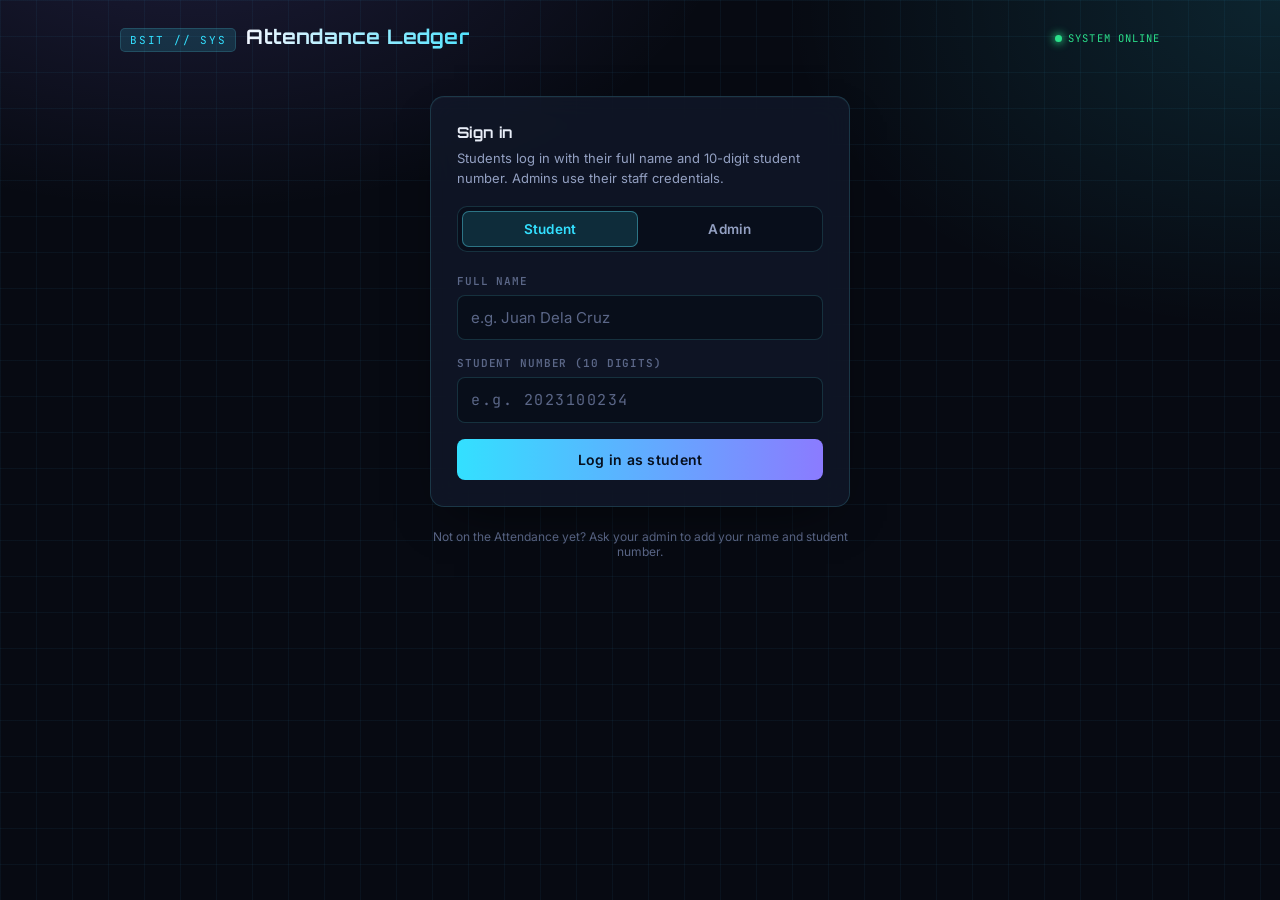
<file: index.html>
<!DOCTYPE html>
<html lang="en">
<head>
<meta charset="UTF-8" />
<meta name="viewport" content="width=device-width, initial-scale=1.0" />
<title>BSIT Attendance Ledger</title>
<link rel="stylesheet" href="style.css" />
</head>
<body>

<div class="topbar">
  <div class="brand">
    <span class="eyebrow">BSIT // SYS</span>
    <h1>Attendance Ledger</h1>
  </div>
  <span class="status-dot">System online</span>
</div>

<div class="shell" style="max-width:460px; padding-top:20px;">
  <div class="card">
    <h2>Sign in</h2>
    <p class="hint">Students log in with their full name and 10-digit student number. Admins use their staff credentials.</p>

    <div class="tabs">
      <button class="tab-btn active" data-tab="student">Student</button>
      <button class="tab-btn" data-tab="admin">Admin</button>
    </div>

    <div class="error-msg" id="errorMsg"></div>

    <!-- Student login -->
    <div class="tab-panel active" id="panel-student">
      <form id="studentForm">
        <label for="sName">Full name</label>
        <input type="text" id="sName" placeholder="e.g. Juan Dela Cruz" autocomplete="name" required />

        <label for="sNumber">Student number (10 digits)</label>
        <input type="tel" id="sNumber" class="mono-input" placeholder="e.g. 2023100234" maxlength="10" inputmode="numeric" required />

        <button type="submit" class="btn block">Log in as student</button>
      </form>
    </div>

    <!-- Admin login -->
    <div class="tab-panel" id="panel-admin">
      <form id="adminForm">
        <label for="aUser">Username</label>
        <input type="text" id="aUser" autocomplete="username" required />

        <label for="aPass">Password</label>
        <input type="password" id="aPass" autocomplete="current-password" required />

        <button type="submit" class="btn block">Log in as admin</button>
      </form>
    </div>
  </div>
  <p class="foot-note">Not on the Attendance yet? Ask your admin to add your name and student number.</p>
</div>

<script src="api.js"></script>
<script src="login.js"></script>
</body>
</html>
</file>
<file: style.css>
/* =========================================================
   BSIT Attendance Ledger — "Modern Technology" theme
   Concept: a HUD-style ops console for taking roll call.
   Dark canvas with a faint circuit/grid backdrop, glassy
   panels, glowing cyan/violet accents. Numbers (student IDs,
   codes, timestamps) render in a mono face like a terminal
   readout — the daily code is the centerpiece "live signal 
   Codes are built by Noriel 
   ========================================================= */

@import url('https://fonts.googleapis.com/css2?family=Orbitron:wght@600;700;800&family=Inter:wght@400;500;600;700&family=JetBrains+Mono:wght@500;600;700&display=swap');

:root {
  --bg: #070a12;
  --bg-grid: rgba(56, 189, 248, 0.055);
  --panel: rgba(19, 26, 43, 0.72);
  --panel-solid: #131a2b;
  --panel-border: rgba(94, 234, 255, 0.16);
  --panel-border-strong: rgba(94, 234, 255, 0.38);
  --text: #e8edf7;
  --text-soft: #93a0c2;
  --text-dim: #5b6788;

  --cyan: #33e0ff;
  --cyan-soft: rgba(51, 224, 255, 0.14);
  --violet: #8b7bff;
  --violet-soft: rgba(139, 123, 255, 0.16);

  --present: #2be08a;
  --present-bg: rgba(43, 224, 138, 0.12);
  --present-line: rgba(43, 224, 138, 0.4);

  --absent: #ff4d6d;
  --absent-bg: rgba(255, 77, 109, 0.12);
  --absent-line: rgba(255, 77, 109, 0.4);

  --nosession: #6b7594;
  --nosession-bg: rgba(107, 117, 148, 0.14);

  --amber: #ffb020;
  --amber-bg: rgba(255, 176, 32, 0.12);

  --radius: 14px;
  --shadow: 0 1px 0 rgba(255,255,255,0.03) inset, 0 20px 50px -24px rgba(0,0,0,0.7);
  --glow-cyan: 0 0 0 1px var(--panel-border-strong), 0 0 24px -4px rgba(51, 224, 255, 0.35);
  font-size: 16px;
}

* { box-sizing: border-box; }

html, body {
  margin: 0;
  padding: 0;
  background: var(--bg);
  color: var(--text);
  font-family: 'Inter', system-ui, sans-serif;
  -webkit-font-smoothing: antialiased;
}

body {
  min-height: 100vh;
  background-image:
    linear-gradient(var(--bg-grid) 1px, transparent 1px),
    linear-gradient(90deg, var(--bg-grid) 1px, transparent 1px),
    radial-gradient(ellipse 900px 500px at 15% -10%, rgba(139, 123, 255, 0.16), transparent 60%),
    radial-gradient(ellipse 900px 600px at 100% 0%, rgba(51, 224, 255, 0.12), transparent 55%);
  background-size: 36px 36px, 36px 36px, auto, auto;
  background-attachment: fixed;
}

h1, h2, h3 {
  font-family: 'Orbitron', system-ui, sans-serif;
  font-weight: 700;
  letter-spacing: 0.01em;
  margin: 0;
  color: var(--text);
}

.mono, .student-number, .code-digits, .date-tag, td.num {
  font-family: 'JetBrains Mono', ui-monospace, monospace;
}

a { color: var(--cyan); }

button { font-family: inherit; cursor: pointer; }

::selection { background: var(--cyan-soft); color: var(--text); }

/* ---------- layout shell ---------- */

.shell {
  max-width: 1080px;
  margin: 0 auto;
  padding: 0 20px 64px;
}

.topbar {
  display: flex;
  align-items: center;
  justify-content: space-between;
  gap: 12px;
  padding: 24px 20px;
  max-width: 1080px;
  margin: 0 auto;
}

.brand {
  display: flex;
  align-items: baseline;
  gap: 10px;
}

.brand .eyebrow {
  font-family: 'JetBrains Mono', monospace;
  font-size: 11px;
  letter-spacing: 0.16em;
  text-transform: uppercase;
  color: var(--cyan);
  background: var(--cyan-soft);
  border: 1px solid var(--panel-border);
  padding: 4px 9px;
  border-radius: 5px;
}

.brand h1 {
  font-size: 20px;
  background: linear-gradient(90deg, #f2f6ff 0%, var(--cyan) 120%);
  -webkit-background-clip: text;
  background-clip: text;
  color: transparent;
}

.topbar .who {
  font-size: 13px;
  color: var(--text-soft);
  display: flex;
  align-items: center;
  gap: 12px;
}

.status-dot {
  display: inline-flex;
  align-items: center;
  gap: 6px;
  font-family: 'JetBrains Mono', monospace;
  font-size: 10.5px;
  letter-spacing: 0.1em;
  text-transform: uppercase;
  color: var(--present);
}
.status-dot::before {
  content: "";
  width: 7px; height: 7px;
  border-radius: 50%;
  background: var(--present);
  box-shadow: 0 0 8px 1px var(--present);
  animation: pulse-dot 1.8s ease-in-out infinite;
}
@keyframes pulse-dot {
  0%, 100% { opacity: 1; }
  50% { opacity: 0.35; }
}

.logout-btn {
  border: 1px solid var(--panel-border);
  background: rgba(255,255,255,0.02);
  color: var(--text-soft);
  padding: 7px 12px;
  border-radius: 7px;
  font-size: 13px;
  font-weight: 500;
}
.logout-btn:hover { border-color: var(--absent-line); color: var(--absent); }

/* ---------- card (glass panel) ---------- */

.card {
  background: var(--panel);
  backdrop-filter: blur(14px);
  -webkit-backdrop-filter: blur(14px);
  border: 1px solid var(--panel-border);
  border-radius: var(--radius);
  box-shadow: var(--shadow);
  padding: 26px;
  margin-bottom: 22px;
  position: relative;
}

.card h2 {
  font-size: 15px;
  margin-bottom: 4px;
  letter-spacing: 0.02em;
}

.card .hint {
  font-size: 13px;
  color: var(--text-soft);
  margin: 6px 0 18px;
  line-height: 1.55;
}

.grid-2 {
  display: grid;
  grid-template-columns: 1fr 1fr;
  gap: 20px;
}

@media (max-width: 720px) {
  .grid-2 { grid-template-columns: 1fr; }
}

/* ---------- form controls ---------- */

label {
  display: block;
  font-family: 'JetBrains Mono', monospace;
  font-size: 11px;
  font-weight: 600;
  letter-spacing: 0.08em;
  text-transform: uppercase;
  color: var(--text-dim);
  margin-bottom: 7px;
}

input[type="text"], input[type="password"], input[type="tel"], select {
  width: 100%;
  padding: 12px 13px;
  border: 1.5px solid var(--panel-border);
  border-radius: 8px;
  font-size: 15px;
  background: rgba(6, 10, 20, 0.6);
  color: var(--text);
  margin-bottom: 16px;
  font-family: inherit;
}

input::placeholder { color: var(--text-dim); }

input.mono-input {
  font-family: 'JetBrains Mono', monospace;
  letter-spacing: 0.1em;
}

input:focus, select:focus, button:focus-visible {
  outline: none;
  border-color: var(--cyan);
  box-shadow: 0 0 0 3px var(--cyan-soft);
}

.btn {
  display: inline-flex;
  align-items: center;
  justify-content: center;
  gap: 8px;
  border: none;
  border-radius: 8px;
  padding: 12px 18px;
  font-size: 14px;
  font-weight: 600;
  letter-spacing: 0.02em;
  background: linear-gradient(90deg, var(--cyan), var(--violet));
  color: #06101f;
  transition: filter 0.15s ease, transform 0.05s ease;
}
.btn:hover { filter: brightness(1.12); }
.btn:active { transform: translateY(1px); }
.btn.block { width: 100%; }
.btn.ghost {
  background: rgba(255,255,255,0.03);
  color: var(--cyan);
  border: 1.5px solid var(--panel-border-strong);
}
.btn.ghost:hover { background: var(--cyan-soft); }
.btn.danger { background: linear-gradient(90deg, var(--absent), #ff7a8a); color: #1a0508; }
.btn:disabled { opacity: 0.5; cursor: not-allowed; filter: none; }

/* ---------- tabs (login page) ---------- */

.tabs {
  display: flex;
  gap: 4px;
  background: rgba(6, 10, 20, 0.55);
  border: 1px solid var(--panel-border);
  border-radius: 10px;
  padding: 4px;
  margin-bottom: 22px;
}
.tab-btn {
  flex: 1;
  border: none;
  background: transparent;
  padding: 10px 0;
  border-radius: 7px;
  font-weight: 600;
  font-size: 13.5px;
  letter-spacing: 0.02em;
  color: var(--text-soft);
}
.tab-btn.active {
  background: var(--cyan-soft);
  color: var(--cyan);
  box-shadow: 0 0 0 1px var(--panel-border-strong) inset;
}

.tab-panel { display: none; }
.tab-panel.active { display: block; }

.error-msg {
  background: var(--absent-bg);
  color: #ff8798;
  border: 1px solid var(--absent-line);
  padding: 10px 12px;
  border-radius: 7px;
  font-size: 13.5px;
  margin-bottom: 16px;
  display: none;
}
.error-msg.show { display: block; }

.success-msg {
  background: var(--present-bg);
  color: #67f0ae;
  border: 1px solid var(--present-line);
  padding: 10px 12px;
  border-radius: 7px;
  font-size: 13.5px;
  margin-bottom: 16px;
  display: none;
}
.success-msg.show { display: block; }

/* ---------- status chips ---------- */

.chip {
  display: inline-flex;
  align-items: center;
  gap: 6px;
  font-family: 'JetBrains Mono', monospace;
  font-size: 11px;
  font-weight: 700;
  letter-spacing: 0.09em;
  text-transform: uppercase;
  padding: 4px 10px;
  border-radius: 5px;
  border: 1px solid currentColor;
}
.chip.present { color: var(--present); background: var(--present-bg); text-shadow: 0 0 12px rgba(43,224,138,0.5); }
.chip.absent { color: var(--absent); background: var(--absent-bg); text-shadow: 0 0 12px rgba(255,77,109,0.45); }
.chip.no-session { color: var(--nosession); background: var(--nosession-bg); }

/* ---------- code badge (HUD terminal readout) ---------- */

.code-badge {
  display: flex;
  align-items: center;
  justify-content: space-between;
  gap: 16px;
  background: linear-gradient(160deg, #0c1424 0%, #0a1a2e 100%);
  border: 1px solid var(--panel-border-strong);
  color: #fff;
  border-radius: 12px;
  padding: 22px 24px;
  position: relative;
  overflow: hidden;
  box-shadow: var(--glow-cyan);
}
.code-badge::before {
  content: "";
  position: absolute;
  inset: 0;
  background: repeating-linear-gradient(
    0deg,
    rgba(51, 224, 255, 0.05) 0px,
    rgba(51, 224, 255, 0.05) 1px,
    transparent 1px,
    transparent 4px
  );
  pointer-events: none;
}

.code-badge .label {
  font-family: 'JetBrains Mono', monospace;
  font-size: 10.5px;
  letter-spacing: 0.16em;
  text-transform: uppercase;
  color: var(--cyan);
  margin-bottom: 8px;
}
.code-digits {
  font-size: 42px;
  font-weight: 700;
  letter-spacing: 0.2em;
  color: #eafdff;
  text-shadow: 0 0 22px rgba(51, 224, 255, 0.6);
}
.code-digits.empty {
  font-size: 15px;
  font-weight: 500;
  letter-spacing: normal;
  color: var(--text-dim);
  font-family: 'Inter', sans-serif;
  text-shadow: none;
}

/* ---------- table (the roll-call terminal) ---------- */

.table-wrap { overflow-x: auto; }

table {
  width: 100%;
  border-collapse: collapse;
  font-size: 14px;
}

thead th {
  text-align: left;
  font-family: 'JetBrains Mono', monospace;
  font-size: 10.5px;
  letter-spacing: 0.1em;
  text-transform: uppercase;
  color: var(--text-dim);
  border-bottom: 1px solid var(--panel-border-strong);
  padding: 9px 10px;
  white-space: nowrap;
}

tbody td {
  padding: 12px 10px;
  border-bottom: 1px solid rgba(148, 163, 200, 0.09);
  vertical-align: middle;
  color: var(--text);
}

tbody tr:hover { background: rgba(51, 224, 255, 0.045); }

td.num { color: var(--text-dim); }

.remove-btn {
  border: 1px solid var(--panel-border);
  background: transparent;
  color: var(--absent);
  font-size: 12px;
  font-weight: 600;
  padding: 5px 10px;
  border-radius: 6px;
}
.remove-btn:hover { background: var(--absent-bg); border-color: var(--absent-line); }

.empty-row td {
  text-align: center;
  color: var(--text-dim);
  padding: 28px 10px;
  font-style: italic;
}

/* ---------- date row / history controls ---------- */

.date-row {
  display: flex;
  align-items: center;
  gap: 10px;
  flex-wrap: wrap;
  margin-bottom: 18px;
}

.date-row select { margin-bottom: 0; width: auto; min-width: 200px; }

.summary-strip {
  display: flex;
  gap: 14px;
  flex-wrap: wrap;
  margin-bottom: 18px;
}
.summary-pill {
  flex: 1;
  min-width: 120px;
  background: rgba(6, 10, 20, 0.5);
  border: 1px solid var(--panel-border);
  border-radius: 9px;
  padding: 13px 15px;
}
.summary-pill .n {
  font-family: 'JetBrains Mono', monospace;
  font-size: 24px;
  font-weight: 700;
}
.summary-pill .l {
  font-size: 10.5px;
  text-transform: uppercase;
  letter-spacing: 0.08em;
  color: var(--text-dim);
}
.summary-pill.present { border-color: var(--present-line); }
.summary-pill.present .n { color: var(--present); }
.summary-pill.absent { border-color: var(--absent-line); }
.summary-pill.absent .n { color: var(--absent); }

/* ---------- footer note ---------- */

.foot-note {
  text-align: center;
  font-size: 12px;
  color: var(--text-dim);
  margin-top: 8px;
}

/* ---------- responsive ---------- */

@media (max-width: 600px) {
  .topbar { flex-direction: column; align-items: flex-start; gap: 10px; }
  .card { padding: 20px 16px; }
  .code-digits { font-size: 30px; }
  thead th:nth-child(1), tbody td:nth-child(1) { display: none; }
}

@media (prefers-reduced-motion: reduce) {
  .status-dot::before { animation: none; }
}
</file>
